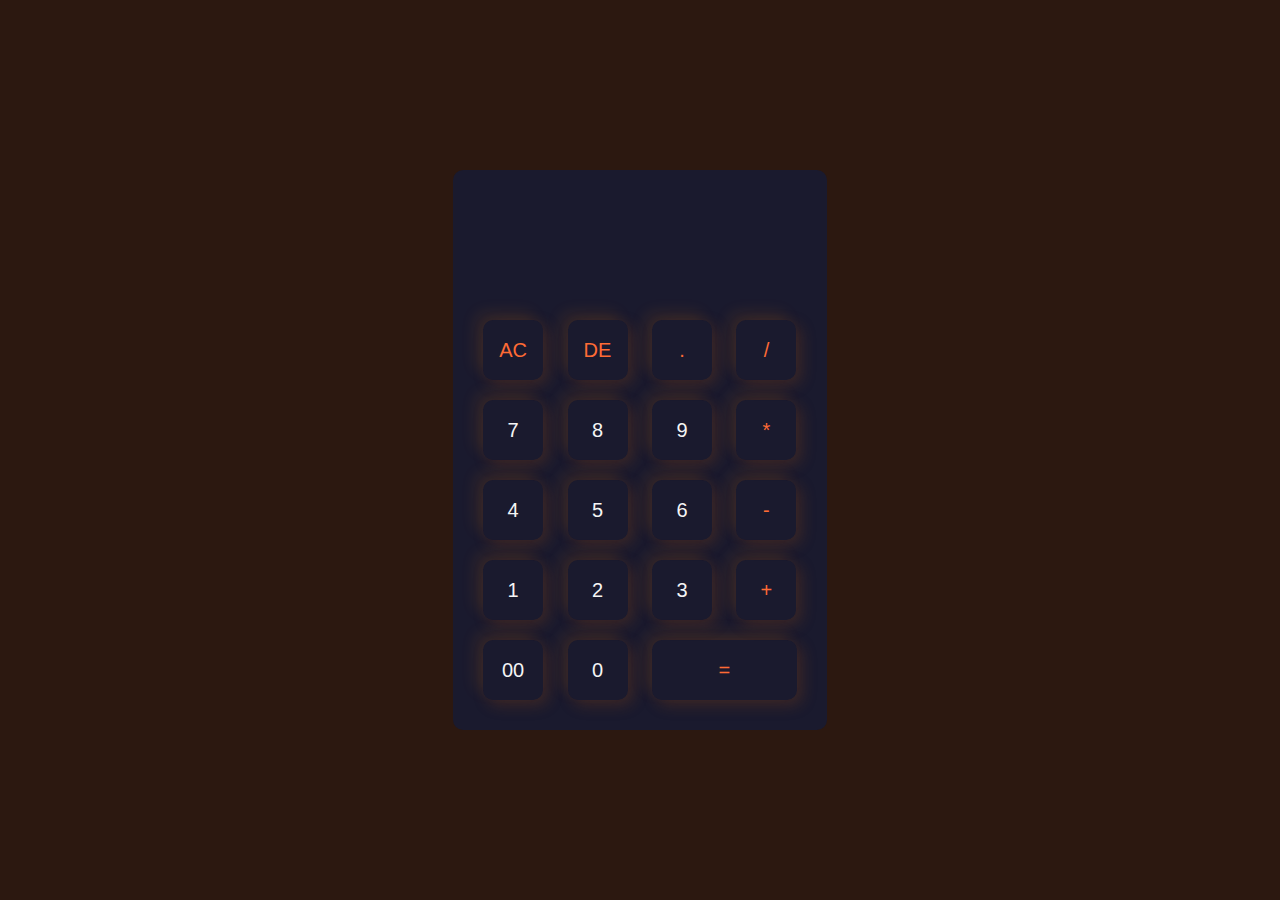
<file: Task 1(Calculator)/index.html>
<!DOCTYPE html>
<html lang="en">
<head>
    <meta charset="UTF-8">
    <meta name="viewport" content="width=device-width, initial-scale=1.0">
    <title>Calculator</title>
    <link rel="stylesheet" href="style.css">
</head>
<body>

    <div class="container">
        <div class="calculator">
            <form>
                <div class="display">
                    <input type="text" name="display">
                </div>
                <div >
                    <input type="button" value="AC" onclick="clearDisplay()" class="operator">
                    <input type="button" value="DE" onclick="deleteLast()" class="operator">
                    <input type="button" value="." onclick="addOperator('.')" class="operator">
                    <input type="button" value="/" onclick="addOperator('/')" class="operator">
                </div>
                <div>
                    <input type="button" value="7" onclick="addNumber('7')">
                    <input type="button" value="8" onclick="addNumber('8')">
                    <input type="button" value="9" onclick="addNumber('9')">
                    <input type="button" value="*" onclick="addOperator('*')" class="operator">
                </div>
                <div>
                    <input type="button" value="4" onclick="addNumber('4')">
                    <input type="button" value="5" onclick="addNumber('5')">
                    <input type="button" value="6" onclick="addNumber('6')">
                    <input type="button" value="-" onclick="addOperator('-')" class="operator">
                </div>
                <div>
                    <input type="button" value="1" onclick="addNumber('1')">
                    <input type="button" value="2" onclick="addNumber('2')">
                    <input type="button" value="3" onclick="addNumber('3')">
                    <input type="button" value="+" onclick="addOperator('+')" class="operator">
                </div>
                <div>
                    <input type="button" value="00" onclick="addNumber('00')">
                    <input type="button" value="0" onclick="addNumber('0')">
                    <input type="button" value="=" onclick="calculate()" class="equal operator" >

                </div>
            </form>
        </div>
    </div>
    
</body>
<script src="script.js"></script>
</html>
</file>
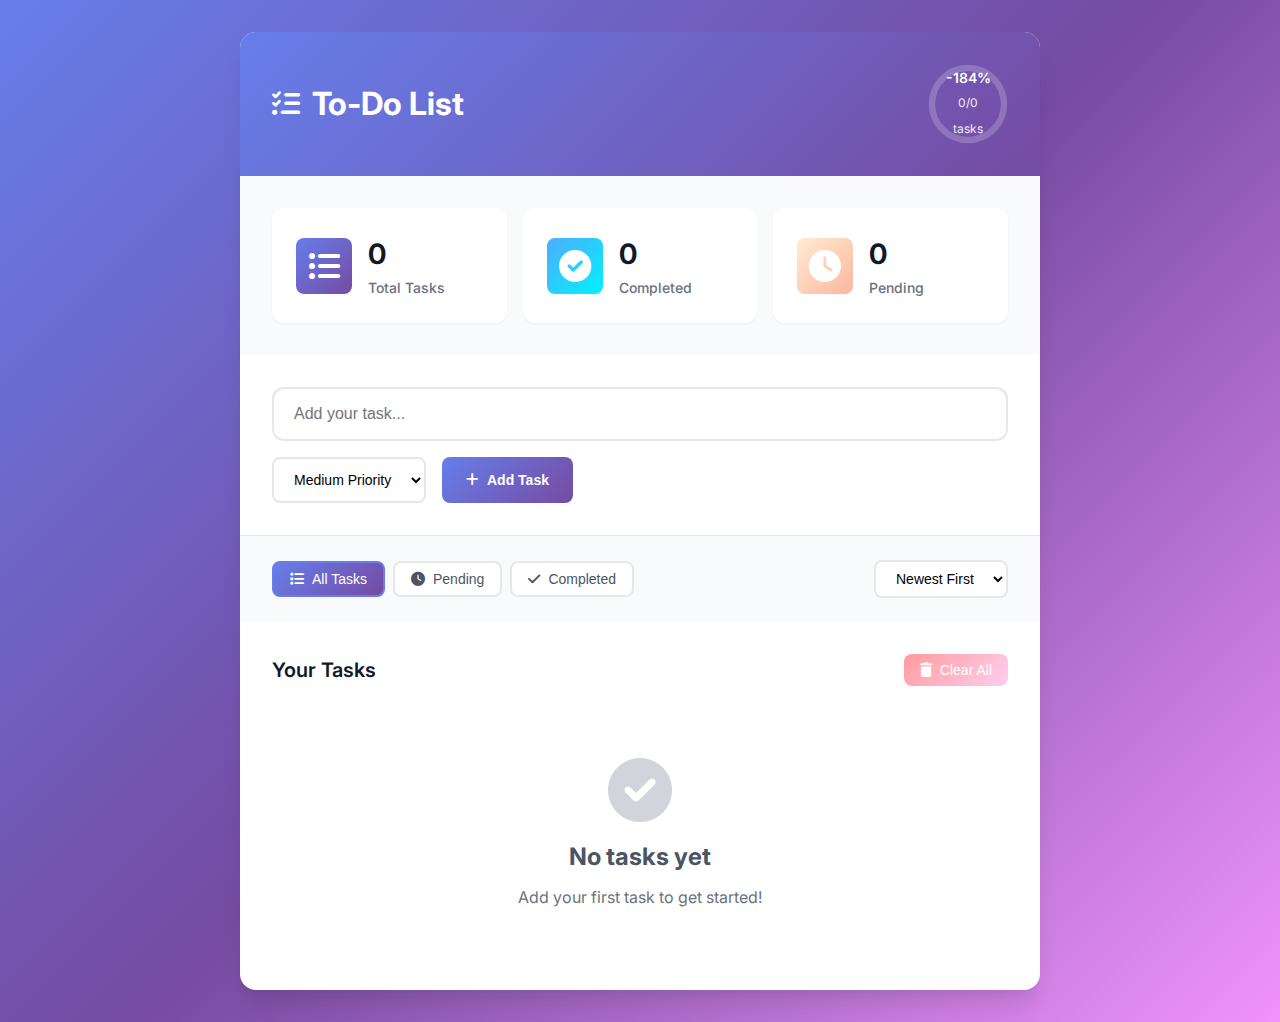
<file: Task 3(To-Do App)/index.html>
<!DOCTYPE html>
<html lang="en">
<head>
    <meta charset="UTF-8">
    <meta name="viewport" content="width=device-width, initial-scale=1.0">
    <title>Professional To-Do List</title>
    <link rel="stylesheet" href="style.css">
    <link href="https://cdnjs.cloudflare.com/ajax/libs/font-awesome/6.0.0/css/all.min.css" rel="stylesheet">
    <link href="https://fonts.googleapis.com/css2?family=Inter:wght@300;400;500;600;700&display=swap" rel="stylesheet">
</head>
<body>
    <div class="container">
        <!-- Header Section -->
        <header class="header">
            <div class="header-content">
                <h1 class="title">
                    <i class="fas fa-tasks"></i>
                    To-Do List
                </h1>
                <div class="progress-section">
                    <div class="progress-circle" id="progressCircle">
                        <svg viewBox="0 0 100 100">
                            <circle cx="50" cy="50" r="45" class="progress-background"></circle>
                            <circle cx="50" cy="50" r="45" class="progress-bar" id="progressBar"></circle>
                        </svg>
                        <div class="progress-text">
                            <span id="progressPercentage">0%</span>
                            <small id="progressDetails">0/0 tasks</small>
                        </div>
                    </div>
                </div>
            </div>
        </header>

        <!-- Stats Section -->
        <div class="stats-container">
            <div class="stat-card">
                <i class="fas fa-list-ul"></i>
                <div class="stat-info">
                    <span class="stat-number" id="totalTasks">0</span>
                    <span class="stat-label">Total Tasks</span>
                </div>
            </div>
            <div class="stat-card">
                <i class="fas fa-check-circle"></i>
                <div class="stat-info">
                    <span class="stat-number" id="completedTasks">0</span>
                    <span class="stat-label">Completed</span>
                </div>
            </div>
            <div class="stat-card">
                <i class="fas fa-clock"></i>
                <div class="stat-info">
                    <span class="stat-number" id="pendingTasks">0</span>
                    <span class="stat-label">Pending</span>
                </div>
            </div>
        </div>

        <!-- Add Task Section -->
        <div class="add-task-section">
            <div class="input-container">
                <input type="text" id="taskInput" placeholder="Add your task..." maxlength="100">
                <div class="input-actions">
                    <select id="taskPriority" class="priority-select">
                        <option value="low">Low Priority</option>
                        <option value="medium" selected>Medium Priority</option>
                        <option value="high">High Priority</option>
                    </select>
                    <button id="addTaskBtn" class="add-btn">
                        <i class="fas fa-plus"></i>
                        Add Task
                    </button>
                </div>
            </div>
        </div>

        <!-- Filter Section -->
        <div class="filter-section">
            <div class="filter-buttons">
                <button class="filter-btn active" data-filter="all">
                    <i class="fas fa-list"></i>
                    All Tasks
                </button>
                <button class="filter-btn" data-filter="pending">
                    <i class="fas fa-clock"></i>
                    Pending
                </button>
                <button class="filter-btn" data-filter="completed">
                    <i class="fas fa-check"></i>
                    Completed
                </button>
            </div>
            <div class="sort-section">
                <select id="sortTasks" class="sort-select">
                    <option value="newest">Newest First</option>
                    <option value="oldest">Oldest First</option>
                    <option value="priority">Priority</option>
                    <option value="alphabetical">A-Z</option>
                </select>
            </div>
        </div>

        <!-- Tasks Section -->
        <div class="tasks-container">
            <div class="tasks-header">
                <h3>Your Tasks</h3>
                <button id="clearAllBtn" class="clear-all-btn">
                    <i class="fas fa-trash"></i>
                    Clear All
                </button>
            </div>
            <div class="tasks-list" id="tasksList">
                <!-- Tasks will be dynamically inserted here -->
            </div>
            <div class="empty-state" id="emptyState">
                <i class="fas fa-check-circle"></i>
                <h3>No tasks yet</h3>
                <p>Add your first task to get started!</p>
            </div>
        </div>
    </div>

    <!-- Edit Modal -->
    <div class="modal-overlay" id="editModal">
        <div class="modal">
            <div class="modal-header">
                <h3>Edit Task</h3>
                <button class="close-btn" id="closeModal">
                    <i class="fas fa-times"></i>
                </button>
            </div>
            <div class="modal-body">
                <input type="text" id="editTaskInput" placeholder="Edit your task...">
                <select id="editTaskPriority" class="priority-select">
                    <option value="low">Low Priority</option>
                    <option value="medium">Medium Priority</option>
                    <option value="high">High Priority</option>
                </select>
            </div>
            <div class="modal-footer">
                <button id="cancelEdit" class="cancel-btn">Cancel</button>
                <button id="saveEdit" class="save-btn">Save Changes</button>
            </div>
        </div>
    </div>

    <!-- Notification Container -->
    <div class="notification-container" id="notificationContainer"></div>

    <script src="script.js"></script>
</body>
</html>
</file>
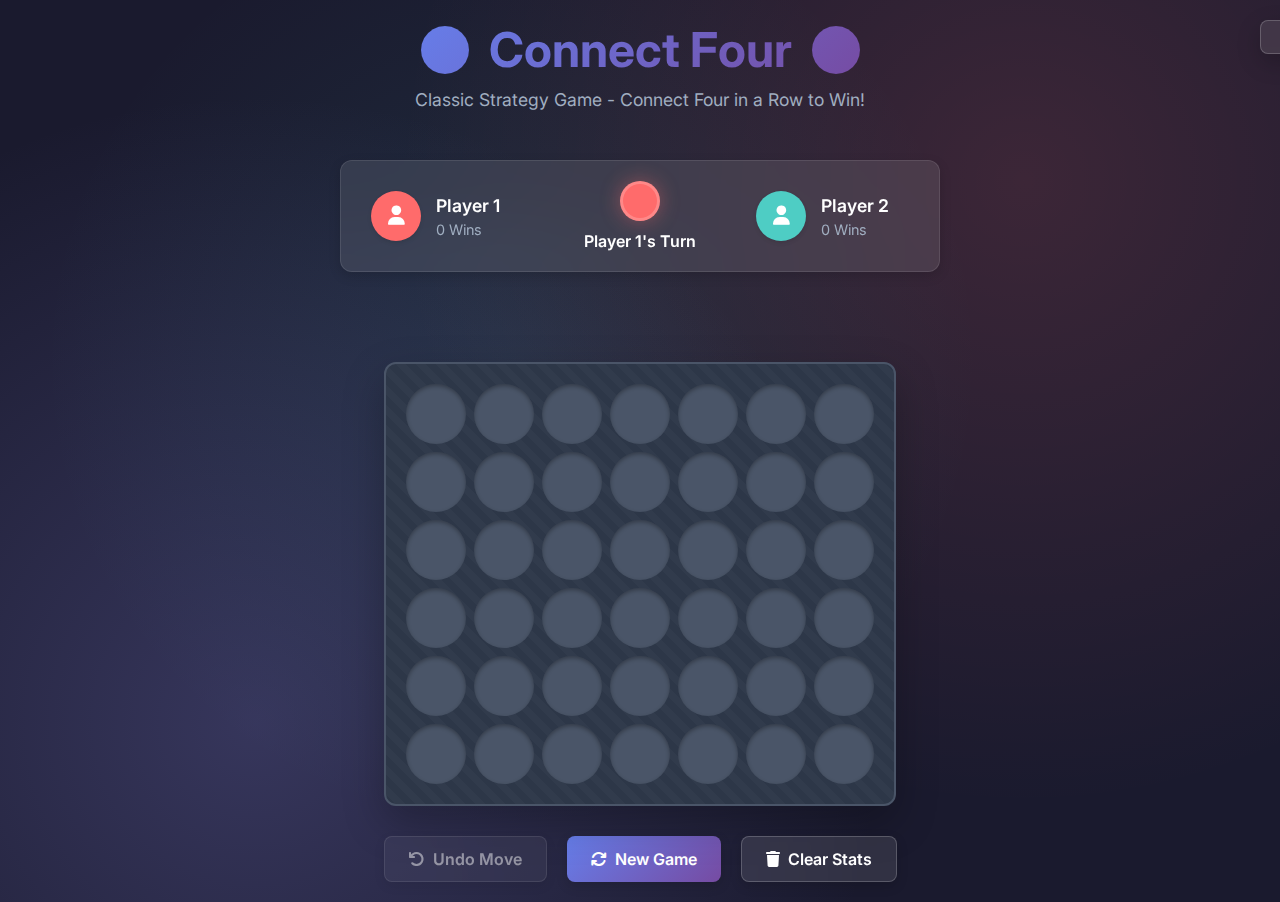
<file: Task 4(Connect 4 Game)/index.html>
<!DOCTYPE html>
<html lang="en">
<head>
    <meta charset="UTF-8">
    <meta name="viewport" content="width=device-width, initial-scale=1.0">
    <title>Connect Four Game - InternPe Task 4</title>
    <link rel="stylesheet" href="style.css">
    <link href="https://fonts.googleapis.com/css2?family=Inter:wght@300;400;500;600;700&display=swap" rel="stylesheet">
    <link rel="stylesheet" href="https://cdnjs.cloudflare.com/ajax/libs/font-awesome/6.4.0/css/all.min.css">
</head>
<body>
    <div class="container">
        <!-- Header Section -->
        <header class="game-header">
            <h1 class="game-title">
                <i class="fas fa-circle"></i>
                Connect Four
                <i class="fas fa-circle"></i>
            </h1>
            <p class="game-subtitle">Classic Strategy Game - Connect Four in a Row to Win!</p>
        </header>

        <!-- Game Stats -->
        <div class="game-stats">
            <div class="stat-card">
                <div class="stat-icon player1-color">
                    <i class="fas fa-user"></i>
                </div>
                <div class="stat-info">
                    <h3>Player 1</h3>
                    <p class="wins" id="player1-wins">0 Wins</p>
                </div>
            </div>
            
            <div class="current-turn">
                <div class="turn-indicator" id="turn-indicator">
                    <div class="turn-disc player1-turn" id="turn-disc"></div>
                    <span id="turn-text">Player 1's Turn</span>
                </div>
            </div>
            
            <div class="stat-card">
                <div class="stat-icon player2-color">
                    <i class="fas fa-user"></i>
                </div>
                <div class="stat-info">
                    <h3>Player 2</h3>
                    <p class="wins" id="player2-wins">0 Wins</p>
                </div>
            </div>
        </div>

        <!-- Game Board Container -->
        <div class="game-container">
            <!-- Column Hover Previews -->
            <div class="column-previews" id="column-previews">
                <div class="preview-disc" data-col="0"></div>
                <div class="preview-disc" data-col="1"></div>
                <div class="preview-disc" data-col="2"></div>
                <div class="preview-disc" data-col="3"></div>
                <div class="preview-disc" data-col="4"></div>
                <div class="preview-disc" data-col="5"></div>
                <div class="preview-disc" data-col="6"></div>
            </div>

            <!-- Game Board -->
            <div class="game-board" id="game-board">
                <!-- Board will be generated by JavaScript -->
            </div>

            <!-- Column Click Areas -->
            <div class="column-areas" id="column-areas">
                <div class="column-area" data-col="0"></div>
                <div class="column-area" data-col="1"></div>
                <div class="column-area" data-col="2"></div>
                <div class="column-area" data-col="3"></div>
                <div class="column-area" data-col="4"></div>
                <div class="column-area" data-col="5"></div>
                <div class="column-area" data-col="6"></div>
            </div>
        </div>

        <!-- Game Controls -->
        <div class="game-controls">
            <button class="control-btn secondary" id="undo-btn" disabled>
                <i class="fas fa-undo"></i>
                Undo Move
            </button>
            
            <button class="control-btn primary" id="reset-btn">
                <i class="fas fa-refresh"></i>
                New Game
            </button>
            
            <button class="control-btn secondary" id="clear-stats-btn">
                <i class="fas fa-trash"></i>
                Clear Stats
            </button>
        </div>

        <!-- Game Messages -->
        <div class="game-message" id="game-message">
            <div class="message-content">
                <i class="message-icon"></i>
                <span class="message-text"></span>
            </div>
        </div>

        <!-- Win Celebration Overlay -->
        <div class="celebration-overlay" id="celebration-overlay">
            <div class="celebration-content">
                <div class="confetti"></div>
                <div class="winner-announcement">
                    <div class="winner-disc" id="winner-disc"></div>
                    <h2 id="winner-text">Player 1 Wins!</h2>
                    <p>Congratulations on your victory!</p>
                    <button class="play-again-btn" id="play-again-btn">
                        <i class="fas fa-play"></i>
                        Play Again
                    </button>
                </div>
            </div>
        </div>
    </div>

    <!-- Falling Disc Animation Template -->
    <div class="falling-disc-template" id="falling-disc-template">
        <div class="falling-disc"></div>
    </div>

    <script src="script.js"></script>
</body>
</html>
</file>
<file: Task 1(Calculator)/style.css>
*{
    margin: 0;
    padding: 0;
    font-family: 'Poppins', sans-serif;
    box-sizing: border-box;
}



.container{
    width: 100%;
    height: 100vh;
    background: #2c1810;
    display: flex;
    align-items: center;
    justify-content: center;
}

.calculator{
    background: #1a1a2e;
    padding: 20px;
    border-radius: 10px;
}

.calculator form input{
    border:0;
    outline: 0;
    width: 60px;
    height: 60px;
    border-radius: 10px;
    box-shadow: -8px -8px 15px rgba(255,140,0,0.1),5px 5px 15px rgba(139,69,19,0.3);
    background: transparent;
    font-size: 20px;
    color: #f5f5f5;
    cursor: pointer;
    margin: 10px;

}

form .display{
    display: flex;
    justify-content: flex-end;
    margin: 20px 0;
}
form .display input{
    text-align: right;
    flex: 1;
    font-size: 45px;
    box-shadow: none;
}

form input.equal{
    width: 145px;
}

form input.operator{
    color: #ff6b35;
}
</file>
<file: Task 4(Connect 4 Game)/style.css>
/* ===== CSS Custom Properties ===== */
:root {
    /* Color Palette */
    --primary-gradient: linear-gradient(135deg, #667eea 0%, #764ba2 100%);
    --secondary-gradient: linear-gradient(135deg, #f093fb 0%, #f5576c 100%);
    --success-gradient: linear-gradient(135deg, #4facfe 0%, #00f2fe 100%);
    --warning-gradient: linear-gradient(135deg, #fa709a 0%, #fee140 100%);
    
    /* Player Colors */
    --player1-color: #ff6b6b;
    --player1-glow: rgba(255, 107, 107, 0.4);
    --player2-color: #4ecdc4;
    --player2-glow: rgba(78, 205, 196, 0.4);
    
    /* Background Colors */
    --bg-primary: #1a1a2e;
    --bg-secondary: #16213e;
    --bg-tertiary: #0f172a;
    --bg-card: rgba(255, 255, 255, 0.1);
    --bg-overlay: rgba(0, 0, 0, 0.8);
    
    /* Text Colors */
    --text-primary: #ffffff;
    --text-secondary: #a0aec0;
    --text-muted: #718096;
    
    /* Board Colors */
    --board-bg: #2d3748;
    --board-border: #4a5568;
    --cell-empty: #4a5568;
    --cell-shadow: rgba(0, 0, 0, 0.3);
    
    /* Sizing */
    --cell-size: 60px;
    --cell-gap: 8px;
    --border-radius: 12px;
    --border-radius-sm: 8px;
    
    /* Transitions */
    --transition-fast: 0.2s ease;
    --transition-normal: 0.3s ease;
    --transition-slow: 0.5s ease;
    
    /* Shadows */
    --shadow-sm: 0 2px 4px rgba(0, 0, 0, 0.1);
    --shadow-md: 0 4px 12px rgba(0, 0, 0, 0.15);
    --shadow-lg: 0 8px 25px rgba(0, 0, 0, 0.2);
    --shadow-xl: 0 16px 40px rgba(0, 0, 0, 0.25);
}

/* ===== Global Styles ===== */
* {
    margin: 0;
    padding: 0;
    box-sizing: border-box;
}

body {
    font-family: 'Inter', -apple-system, BlinkMacSystemFont, 'Segoe UI', Roboto, sans-serif;
    background: var(--bg-primary);
    color: var(--text-primary);
    min-height: 100vh;
    overflow-x: hidden;
    background-image: 
        radial-gradient(circle at 20% 80%, rgba(120, 119, 198, 0.3) 0%, transparent 50%),
        radial-gradient(circle at 80% 20%, rgba(255, 107, 107, 0.15) 0%, transparent 50%),
        radial-gradient(circle at 40% 40%, rgba(78, 205, 196, 0.1) 0%, transparent 50%);
}

.container {
    max-width: 1200px;
    margin: 0 auto;
    padding: 20px;
    min-height: 100vh;
    display: flex;
    flex-direction: column;
    align-items: center;
    gap: 30px;
}

/* ===== Header Styles ===== */
.game-header {
    text-align: center;
    margin-bottom: 20px;
}

.game-title {
    font-size: 3rem;
    font-weight: 700;
    background: var(--primary-gradient);
    -webkit-background-clip: text;
    -webkit-text-fill-color: transparent;
    background-clip: text;
    margin-bottom: 10px;
    display: flex;
    align-items: center;
    justify-content: center;
    gap: 20px;
}

.game-title i {
    color: var(--player1-color);
    animation: pulse 2s infinite;
}

.game-title i:last-child {
    color: var(--player2-color);
    animation-delay: 1s;
}

@keyframes pulse {
    0%, 100% { transform: scale(1); }
    50% { transform: scale(1.1); }
}

.game-subtitle {
    color: var(--text-secondary);
    font-size: 1.1rem;
    font-weight: 400;
}

/* ===== Game Stats Styles ===== */
.game-stats {
    display: flex;
    align-items: center;
    gap: 40px;
    background: var(--bg-card);
    backdrop-filter: blur(20px);
    border: 1px solid rgba(255, 255, 255, 0.1);
    border-radius: var(--border-radius);
    padding: 20px 30px;
    box-shadow: var(--shadow-md);
    width: 100%;
    max-width: 600px;
}

.stat-card {
    display: flex;
    align-items: center;
    gap: 15px;
    flex: 1;
}

.stat-icon {
    width: 50px;
    height: 50px;
    border-radius: 50%;
    display: flex;
    align-items: center;
    justify-content: center;
    font-size: 1.2rem;
    box-shadow: var(--shadow-sm);
}

.player1-color {
    background: var(--player1-color);
    color: white;
}

.player2-color {
    background: var(--player2-color);
    color: white;
}

.stat-info h3 {
    font-size: 1.1rem;
    font-weight: 600;
    margin-bottom: 5px;
}

.stat-info .wins {
    color: var(--text-secondary);
    font-size: 0.9rem;
}

.current-turn {
    flex: 1;
    text-align: center;
}

.turn-indicator {
    display: flex;
    flex-direction: column;
    align-items: center;
    gap: 10px;
}

.turn-disc {
    width: 40px;
    height: 40px;
    border-radius: 50%;
    transition: all var(--transition-normal);
    box-shadow: var(--shadow-md);
    border: 3px solid rgba(255, 255, 255, 0.2);
}

.player1-turn {
    background: var(--player1-color);
    box-shadow: 0 0 20px var(--player1-glow);
}

.player2-turn {
    background: var(--player2-color);
    box-shadow: 0 0 20px var(--player2-glow);
}

#turn-text {
    font-weight: 600;
    font-size: 1rem;
}

/* ===== Game Container Styles ===== */
.game-container {
    position: relative;
    display: flex;
    flex-direction: column;
    align-items: center;
    gap: 10px;
}

/* Column Previews */
.column-previews {
    display: grid;
    grid-template-columns: repeat(7, var(--cell-size));
    gap: var(--cell-gap);
    margin-bottom: 10px;
    height: 40px;
}

.preview-disc {
    width: var(--cell-size);
    height: var(--cell-size);
    border-radius: 50%;
    opacity: 0;
    transform: translateY(10px);
    transition: all var(--transition-fast);
    border: 2px solid rgba(255, 255, 255, 0.3);
    cursor: pointer;
}

.preview-disc.show {
    opacity: 0.8;
    transform: translateY(0);
}

.preview-disc.player1 {
    background: var(--player1-color);
    box-shadow: 0 0 15px var(--player1-glow);
}

.preview-disc.player2 {
    background: var(--player2-color);
    box-shadow: 0 0 15px var(--player2-glow);
}

/* Game Board */
.game-board {
    display: grid;
    grid-template-columns: repeat(7, var(--cell-size));
    grid-template-rows: repeat(6, var(--cell-size));
    gap: var(--cell-gap);
    background: var(--board-bg);
    padding: 20px;
    border-radius: var(--border-radius);
    box-shadow: var(--shadow-xl);
    border: 2px solid var(--board-border);
    position: relative;
    overflow: hidden;
}

.game-board::before {
    content: '';
    position: absolute;
    top: 0;
    left: 0;
    right: 0;
    bottom: 0;
    background: linear-gradient(45deg, 
        transparent 25%, 
        rgba(255, 255, 255, 0.02) 25%, 
        rgba(255, 255, 255, 0.02) 50%, 
        transparent 50%, 
        transparent 75%, 
        rgba(255, 255, 255, 0.02) 75%
    );
    background-size: 20px 20px;
    pointer-events: none;
}

.cell {
    width: var(--cell-size);
    height: var(--cell-size);
    border-radius: 50%;
    background: var(--cell-empty);
    box-shadow: inset 0 2px 4px var(--cell-shadow);
    transition: all var(--transition-normal);
    position: relative;
    cursor: pointer;
}

.cell.player1 {
    background: var(--player1-color);
    box-shadow: 
        inset 0 2px 4px rgba(0, 0, 0, 0.2),
        0 0 15px var(--player1-glow);
    transform: scale(1.05);
}

.cell.player2 {
    background: var(--player2-color);
    box-shadow: 
        inset 0 2px 4px rgba(0, 0, 0, 0.2),
        0 0 15px var(--player2-glow);
    transform: scale(1.05);
}

.cell.winning {
    animation: winPulse 1s infinite;
    z-index: 10;
}

@keyframes winPulse {
    0%, 100% { 
        transform: scale(1.05);
        box-shadow: 
            inset 0 2px 4px rgba(0, 0, 0, 0.2),
            0 0 15px currentColor;
    }
    50% { 
        transform: scale(1.15);
        box-shadow: 
            inset 0 2px 4px rgba(0, 0, 0, 0.2),
            0 0 25px currentColor;
    }
}

/* Column Click Areas */
.column-areas {
    position: absolute;
    top: 0;
    left: 0;
    right: 0;
    bottom: 0;
    display: grid;
    grid-template-columns: repeat(7, 1fr);
    z-index: 5;
}

.column-area {
    cursor: pointer;
    transition: background-color var(--transition-fast);
}

.column-area:hover {
    background-color: rgba(255, 255, 255, 0.05);
}

.column-area.disabled {
    cursor: not-allowed;
    opacity: 0.5;
}

/* ===== Falling Disc Animation ===== */
.falling-disc-template {
    display: none;
}

.falling-disc {
    position: absolute;
    width: var(--cell-size);
    height: var(--cell-size);
    border-radius: 50%;
    z-index: 20;
    pointer-events: none;
    box-shadow: 0 4px 8px rgba(0, 0, 0, 0.3);
}

.falling-disc.player1 {
    background: var(--player1-color);
}

.falling-disc.player2 {
    background: var(--player2-color);
}

/* ===== Game Controls ===== */
.game-controls {
    display: flex;
    gap: 20px;
    flex-wrap: wrap;
    justify-content: center;
}

.control-btn {
    padding: 12px 24px;
    border: none;
    border-radius: var(--border-radius-sm);
    font-family: inherit;
    font-size: 1rem;
    font-weight: 600;
    cursor: pointer;
    transition: all var(--transition-normal);
    display: flex;
    align-items: center;
    gap: 8px;
    box-shadow: var(--shadow-md);
    text-decoration: none;
    min-width: 140px;
    justify-content: center;
}

.control-btn.primary {
    background: var(--primary-gradient);
    color: white;
}

.control-btn.primary:hover:not(:disabled) {
    transform: translateY(-2px);
    box-shadow: var(--shadow-lg);
}

.control-btn.secondary {
    background: var(--bg-card);
    color: var(--text-primary);
    border: 1px solid rgba(255, 255, 255, 0.2);
    backdrop-filter: blur(10px);
}

.control-btn.secondary:hover:not(:disabled) {
    background: rgba(255, 255, 255, 0.15);
    transform: translateY(-2px);
}

.control-btn:disabled {
    opacity: 0.5;
    cursor: not-allowed;
    transform: none !important;
}

.control-btn:active:not(:disabled) {
    transform: translateY(0);
}

/* ===== Game Messages ===== */
.game-message {
    position: fixed;
    top: 20px;
    right: 20px;
    background: var(--bg-card);
    backdrop-filter: blur(20px);
    border: 1px solid rgba(255, 255, 255, 0.2);
    border-radius: var(--border-radius-sm);
    padding: 16px 20px;
    box-shadow: var(--shadow-lg);
    transform: translateX(100%);
    transition: transform var(--transition-normal);
    z-index: 1000;
    max-width: 300px;
}

.game-message.show {
    transform: translateX(0);
}

.message-content {
    display: flex;
    align-items: center;
    gap: 12px;
}

.message-icon {
    font-size: 1.2rem;
}

.message-text {
    font-weight: 500;
}

.game-message.success .message-icon {
    color: #4ade80;
}

.game-message.error .message-icon {
    color: #f87171;
}

.game-message.info .message-icon {
    color: #60a5fa;
}

/* ===== Celebration Overlay ===== */
.celebration-overlay {
    position: fixed;
    top: 0;
    left: 0;
    right: 0;
    bottom: 0;
    background: var(--bg-overlay);
    backdrop-filter: blur(10px);
    display: flex;
    align-items: center;
    justify-content: center;
    z-index: 2000;
    opacity: 0;
    visibility: hidden;
    transition: all var(--transition-slow);
}

.celebration-overlay.show {
    opacity: 1;
    visibility: visible;
}

.celebration-content {
    text-align: center;
    background: var(--bg-card);
    backdrop-filter: blur(20px);
    border: 1px solid rgba(255, 255, 255, 0.2);
    border-radius: var(--border-radius);
    padding: 40px;
    box-shadow: var(--shadow-xl);
    transform: scale(0.8);
    transition: transform var(--transition-slow);
    position: relative;
    overflow: hidden;
}

.celebration-overlay.show .celebration-content {
    transform: scale(1);
}

.winner-announcement {
    position: relative;
    z-index: 2;
}

.winner-disc {
    width: 80px;
    height: 80px;
    border-radius: 50%;
    margin: 0 auto 20px;
    box-shadow: 0 0 30px currentColor;
    animation: celebrationPulse 2s infinite;
}

@keyframes celebrationPulse {
    0%, 100% { transform: scale(1); }
    50% { transform: scale(1.1); }
}

.winner-announcement h2 {
    font-size: 2.5rem;
    font-weight: 700;
    margin-bottom: 10px;
    background: var(--primary-gradient);
    -webkit-background-clip: text;
    -webkit-text-fill-color: transparent;
    background-clip: text;
}

.winner-announcement p {
    color: var(--text-secondary);
    font-size: 1.1rem;
    margin-bottom: 30px;
}

.play-again-btn {
    background: var(--success-gradient);
    color: white;
    border: none;
    padding: 15px 30px;
    border-radius: var(--border-radius-sm);
    font-size: 1.1rem;
    font-weight: 600;
    cursor: pointer;
    transition: all var(--transition-normal);
    display: inline-flex;
    align-items: center;
    gap: 10px;
    box-shadow: var(--shadow-md);
}

.play-again-btn:hover {
    transform: translateY(-3px);
    box-shadow: var(--shadow-lg);
}

/* Confetti Animation */
.confetti {
    position: absolute;
    top: 0;
    left: 0;
    right: 0;
    bottom: 0;
    pointer-events: none;
    overflow: hidden;
}

.confetti::before,
.confetti::after {
    content: '';
    position: absolute;
    width: 10px;
    height: 10px;
    background: var(--player1-color);
    animation: confetti 3s infinite linear;
}

.confetti::after {
    background: var(--player2-color);
    animation-delay: 1.5s;
}

@keyframes confetti {
    0% {
        transform: translateY(-100vh) rotate(0deg);
        opacity: 1;
    }
    100% {
        transform: translateY(100vh) rotate(720deg);
        opacity: 0;
    }
}

/* ===== Responsive Design ===== */
@media (max-width: 768px) {
    :root {
        --cell-size: 50px;
        --cell-gap: 6px;
    }
    
    .container {
        padding: 15px;
        gap: 20px;
    }
    
    .game-title {
        font-size: 2.5rem;
        gap: 15px;
    }
    
    .game-subtitle {
        font-size: 1rem;
    }
    
    .game-stats {
        flex-direction: column;
        gap: 20px;
        padding: 20px;
    }
    
    .stat-card {
        justify-content: center;
    }
    
    .game-controls {
        flex-direction: column;
        align-items: center;
        gap: 15px;
    }
    
    .control-btn {
        width: 100%;
        max-width: 250px;
    }
    
    .celebration-content {
        margin: 20px;
        padding: 30px 20px;
    }
    
    .winner-announcement h2 {
        font-size: 2rem;
    }
    
    .game-message {
        position: fixed;
        top: 10px;
        left: 10px;
        right: 10px;
        max-width: none;
    }
}

@media (max-width: 480px) {
    :root {
        --cell-size: 45px;
        --cell-gap: 5px;
    }
    
    .game-title {
        font-size: 2rem;
        gap: 10px;
    }
    
    .game-stats {
        padding: 15px;
    }
    
    .stat-icon {
        width: 40px;
        height: 40px;
        font-size: 1rem;
    }
    
    .turn-disc {
        width: 35px;
        height: 35px;
    }
    
    .game-board {
        padding: 15px;
    }
    
    .winner-announcement h2 {
        font-size: 1.8rem;
    }
}

/* ===== Accessibility ===== */
@media (prefers-reduced-motion: reduce) {
    * {
        animation-duration: 0.01ms !important;
        animation-iteration-count: 1 !important;
        transition-duration: 0.01ms !important;
    }
}

/* Focus States */
.control-btn:focus-visible,
.column-area:focus-visible,
.play-again-btn:focus-visible {
    outline: 2px solid #60a5fa;
    outline-offset: 2px;
}

/* Print Styles */
@media print {
    .celebration-overlay,
    .game-message,
    .game-controls {
        display: none;
    }
}
</file>
<file: Task 3(To-Do App)/style.css>
/* CSS Reset and Variables */
* {
    margin: 0;
    padding: 0;
    box-sizing: border-box;
}

:root {
    /* Primary Colors */
    --primary-gradient: linear-gradient(135deg, #667eea 0%, #764ba2 100%);
    --secondary-gradient: linear-gradient(135deg, #f093fb 0%, #f5576c 100%);
    --success-gradient: linear-gradient(135deg, #4facfe 0%, #00f2fe 100%);
    --warning-gradient: linear-gradient(135deg, #ffecd2 0%, #fcb69f 100%);
    --danger-gradient: linear-gradient(135deg, #ff9a9e 0%, #fecfef 100%);

    /* Neutral Colors */
    --white: #ffffff;
    --gray-50: #f9fafb;
    --gray-100: #f3f4f6;
    --gray-200: #e5e7eb;
    --gray-300: #d1d5db;
    --gray-400: #9ca3af;
    --gray-500: #6b7280;
    --gray-600: #4b5563;
    --gray-700: #374151;
    --gray-800: #1f2937;
    --gray-900: #111827;

    /* Shadows */
    --shadow-sm: 0 1px 2px 0 rgba(0, 0, 0, 0.05);
    --shadow-md: 0 4px 6px -1px rgba(0, 0, 0, 0.1), 0 2px 4px -1px rgba(0, 0, 0, 0.06);
    --shadow-lg: 0 10px 15px -3px rgba(0, 0, 0, 0.1), 0 4px 6px -2px rgba(0, 0, 0, 0.05);
    --shadow-xl: 0 20px 25px -5px rgba(0, 0, 0, 0.1), 0 10px 10px -5px rgba(0, 0, 0, 0.04);

    /* Border Radius */
    --radius-sm: 6px;
    --radius-md: 8px;
    --radius-lg: 12px;
    --radius-xl: 16px;

    /* Transitions */
    --transition-fast: 0.15s ease-in-out;
    --transition-normal: 0.3s ease-in-out;
    --transition-slow: 0.5s ease-in-out;
}

/* Base Styles */
body {
    font-family: 'Inter', -apple-system, BlinkMacSystemFont, 'Segoe UI', Roboto, sans-serif;
    background: linear-gradient(135deg, #667eea 0%, #764ba2 50%, #f093fb 100%);
    min-height: 100vh;
    line-height: 1.6;
    color: var(--gray-800);
    padding: 2rem 1rem;
}

.container {
    max-width: 800px;
    margin: 0 auto;
    background: var(--white);
    border-radius: var(--radius-xl);
    box-shadow: var(--shadow-xl);
    overflow: hidden;
    animation: slideUp 0.6s ease-out;
}

@keyframes slideUp {
    from {
        opacity: 0;
        transform: translateY(30px);
    }
    to {
        opacity: 1;
        transform: translateY(0);
    }
}

/* Header Styles */
.header {
    background: var(--primary-gradient);
    color: var(--white);
    padding: 2rem;
}

.header-content {
    display: flex;
    justify-content: space-between;
    align-items: center;
    flex-wrap: wrap;
    gap: 1.5rem;
}

.title {
    font-size: 2rem;
    font-weight: 700;
    display: flex;
    align-items: center;
    gap: 0.75rem;
}

.title i {
    font-size: 1.75rem;
}

/* Progress Circle Styles */
.progress-section {
    display: flex;
    align-items: center;
}

.progress-circle {
    position: relative;
    width: 80px;
    height: 80px;
}

.progress-circle svg {
    width: 100%;
    height: 100%;
    transform: rotate(-90deg);
}

.progress-background {
    fill: none;
    stroke: rgba(255, 255, 255, 0.2);
    stroke-width: 8;
}

.progress-bar {
    fill: none;
    stroke: var(--white);
    stroke-width: 8;
    stroke-linecap: round;
    stroke-dasharray: 283;
    stroke-dashoffset: 283;
    transition: stroke-dashoffset var(--transition-normal);
}

.progress-text {
    position: absolute;
    top: 50%;
    left: 50%;
    transform: translate(-50%, -50%);
    text-align: center;
    color: var(--white);
}

.progress-text span {
    display: block;
    font-weight: 600;
    font-size: 0.875rem;
}

.progress-text small {
    font-size: 0.75rem;
    opacity: 0.9;
}

/* Stats Container */
.stats-container {
    display: grid;
    grid-template-columns: repeat(auto-fit, minmax(180px, 1fr));
    gap: 1rem;
    padding: 2rem;
    background: var(--gray-50);
}

.stat-card {
    background: var(--white);
    padding: 1.5rem;
    border-radius: var(--radius-lg);
    box-shadow: var(--shadow-sm);
    display: flex;
    align-items: center;
    gap: 1rem;
    transition: transform var(--transition-fast), box-shadow var(--transition-fast);
}

.stat-card:hover {
    transform: translateY(-2px);
    box-shadow: var(--shadow-md);
}

.stat-card i {
    font-size: 2rem;
    padding: 0.75rem;
    border-radius: var(--radius-md);
    color: var(--white);
}

.stat-card:nth-child(1) i {
    background: var(--primary-gradient);
}

.stat-card:nth-child(2) i {
    background: var(--success-gradient);
}

.stat-card:nth-child(3) i {
    background: var(--warning-gradient);
}

.stat-info {
    display: flex;
    flex-direction: column;
}

.stat-number {
    font-size: 1.75rem;
    font-weight: 700;
    color: var(--gray-900);
}

.stat-label {
    font-size: 0.875rem;
    color: var(--gray-500);
    font-weight: 500;
}

/* Add Task Section */
.add-task-section {
    padding: 2rem;
    background: var(--white);
}

.input-container {
    display: flex;
    flex-direction: column;
    gap: 1rem;
}

#taskInput {
    flex: 1;
    padding: 1rem 1.25rem;
    border: 2px solid var(--gray-200);
    border-radius: var(--radius-lg);
    font-size: 1rem;
    transition: border-color var(--transition-fast), box-shadow var(--transition-fast);
    outline: none;
}

#taskInput:focus {
    border-color: #667eea;
    box-shadow: 0 0 0 3px rgba(102, 126, 234, 0.1);
}

.input-actions {
    display: flex;
    gap: 1rem;
    flex-wrap: wrap;
}

.priority-select {
    padding: 0.75rem 1rem;
    border: 2px solid var(--gray-200);
    border-radius: var(--radius-md);
    background: var(--white);
    font-size: 0.875rem;
    outline: none;
    cursor: pointer;
    transition: border-color var(--transition-fast);
}

.priority-select:focus {
    border-color: #667eea;
}

.add-btn {
    background: var(--primary-gradient);
    color: var(--white);
    border: none;
    padding: 0.75rem 1.5rem;
    border-radius: var(--radius-md);
    font-size: 0.875rem;
    font-weight: 600;
    cursor: pointer;
    display: flex;
    align-items: center;
    gap: 0.5rem;
    transition: transform var(--transition-fast), box-shadow var(--transition-fast);
}

.add-btn:hover {
    transform: translateY(-1px);
    box-shadow: var(--shadow-lg);
}

.add-btn:active {
    transform: translateY(0);
}

/* Filter Section */
.filter-section {
    padding: 1.5rem 2rem;
    background: var(--gray-50);
    border-top: 1px solid var(--gray-200);
    display: flex;
    justify-content: space-between;
    align-items: center;
    flex-wrap: wrap;
    gap: 1rem;
}

.filter-buttons {
    display: flex;
    gap: 0.5rem;
    flex-wrap: wrap;
}

.filter-btn {
    padding: 0.5rem 1rem;
    border: 2px solid var(--gray-200);
    background: var(--white);
    color: var(--gray-600);
    border-radius: var(--radius-md);
    font-size: 0.875rem;
    cursor: pointer;
    display: flex;
    align-items: center;
    gap: 0.5rem;
    transition: all var(--transition-fast);
}

.filter-btn:hover {
    border-color: #667eea;
    color: #667eea;
}

.filter-btn.active {
    background: var(--primary-gradient);
    border-color: #667eea;
    color: var(--white);
}

.sort-select {
    padding: 0.5rem 1rem;
    border: 2px solid var(--gray-200);
    border-radius: var(--radius-md);
    background: var(--white);
    font-size: 0.875rem;
    outline: none;
    cursor: pointer;
}

/* Tasks Container */
.tasks-container {
    padding: 2rem;
    max-height: 500px;
    overflow-y: auto;
}

.tasks-header {
    display: flex;
    justify-content: space-between;
    align-items: center;
    margin-bottom: 1.5rem;
}

.tasks-header h3 {
    font-size: 1.25rem;
    font-weight: 600;
    color: var(--gray-900);
}

.clear-all-btn {
    background: var(--danger-gradient);
    color: var(--white);
    border: none;
    padding: 0.5rem 1rem;
    border-radius: var(--radius-md);
    font-size: 0.875rem;
    cursor: pointer;
    display: flex;
    align-items: center;
    gap: 0.5rem;
    transition: transform var(--transition-fast);
}

.clear-all-btn:hover {
    transform: translateY(-1px);
}

/* Task Item Styles */
.task-item {
    background: var(--white);
    border: 2px solid var(--gray-100);
    border-radius: var(--radius-lg);
    padding: 1.25rem;
    margin-bottom: 1rem;
    display: flex;
    align-items: center;
    gap: 1rem;
    transition: all var(--transition-fast);
    animation: slideIn 0.3s ease-out;
}

@keyframes slideIn {
    from {
        opacity: 0;
        transform: translateX(-20px);
    }
    to {
        opacity: 1;
        transform: translateX(0);
    }
}

.task-item:hover {
    box-shadow: var(--shadow-md);
    border-color: var(--gray-200);
}

.task-item.completed {
    opacity: 0.7;
    background: var(--gray-50);
}

.task-checkbox {
    width: 20px;
    height: 20px;
    border: 2px solid var(--gray-300);
    border-radius: 50%;
    cursor: pointer;
    display: flex;
    align-items: center;
    justify-content: center;
    transition: all var(--transition-fast);
    flex-shrink: 0;
}

.task-checkbox.checked {
    background: var(--success-gradient);
    border-color: #4facfe;
}

.task-checkbox i {
    color: var(--white);
    font-size: 0.75rem;
    opacity: 0;
    transition: opacity var(--transition-fast);
}

.task-checkbox.checked i {
    opacity: 1;
}

.task-content {
    flex: 1;
    display: flex;
    flex-direction: column;
    gap: 0.25rem;
}

.task-text {
    font-size: 1rem;
    color: var(--gray-800);
    font-weight: 500;
    transition: all var(--transition-fast);
}

.task-item.completed .task-text {
    text-decoration: line-through;
    color: var(--gray-500);
}

.task-meta {
    display: flex;
    align-items: center;
    gap: 0.75rem;
    font-size: 0.75rem;
}

.task-priority {
    padding: 0.25rem 0.5rem;
    border-radius: var(--radius-sm);
    font-weight: 600;
    text-transform: uppercase;
    letter-spacing: 0.5px;
}

.task-priority.high {
    background: rgba(255, 154, 158, 0.2);
    color: #e53e3e;
}

.task-priority.medium {
    background: rgba(255, 236, 210, 0.6);
    color: #dd6b20;
}

.task-priority.low {
    background: rgba(79, 172, 254, 0.2);
    color: #3182ce;
}

.task-date {
    color: var(--gray-500);
}

.task-actions {
    display: flex;
    gap: 0.5rem;
    opacity: 0;
    transition: opacity var(--transition-fast);
}

.task-item:hover .task-actions {
    opacity: 1;
}

.task-btn {
    width: 32px;
    height: 32px;
    border: none;
    border-radius: var(--radius-md);
    cursor: pointer;
    display: flex;
    align-items: center;
    justify-content: center;
    font-size: 0.875rem;
    transition: all var(--transition-fast);
}

.edit-btn {
    background: rgba(102, 126, 234, 0.1);
    color: #667eea;
}

.edit-btn:hover {
    background: rgba(102, 126, 234, 0.2);
}

.delete-btn {
    background: rgba(255, 154, 158, 0.1);
    color: #e53e3e;
}

.delete-btn:hover {
    background: rgba(255, 154, 158, 0.2);
}

/* Empty State */
.empty-state {
    text-align: center;
    padding: 3rem 1rem;
    color: var(--gray-500);
    display: none;
}

.empty-state i {
    font-size: 4rem;
    margin-bottom: 1rem;
    color: var(--gray-300);
}

.empty-state h3 {
    font-size: 1.5rem;
    margin-bottom: 0.5rem;
    color: var(--gray-600);
}

/* Modal Styles */
.modal-overlay {
    position: fixed;
    top: 0;
    left: 0;
    width: 100%;
    height: 100%;
    background: rgba(0, 0, 0, 0.5);
    display: flex;
    align-items: center;
    justify-content: center;
    z-index: 1000;
    opacity: 0;
    visibility: hidden;
    transition: all var(--transition-normal);
    padding: 1rem;
}

.modal-overlay.active {
    opacity: 1;
    visibility: visible;
}

.modal {
    background: var(--white);
    border-radius: var(--radius-xl);
    width: 100%;
    max-width: 500px;
    box-shadow: var(--shadow-xl);
    transform: scale(0.9);
    transition: transform var(--transition-normal);
}

.modal-overlay.active .modal {
    transform: scale(1);
}

.modal-header {
    padding: 1.5rem;
    border-bottom: 1px solid var(--gray-200);
    display: flex;
    justify-content: space-between;
    align-items: center;
}

.modal-header h3 {
    font-size: 1.25rem;
    font-weight: 600;
    color: var(--gray-900);
}

.close-btn {
    width: 32px;
    height: 32px;
    border: none;
    background: var(--gray-100);
    border-radius: var(--radius-md);
    cursor: pointer;
    display: flex;
    align-items: center;
    justify-content: center;
    transition: background var(--transition-fast);
}

.close-btn:hover {
    background: var(--gray-200);
}

.modal-body {
    padding: 1.5rem;
    display: flex;
    flex-direction: column;
    gap: 1rem;
}

#editTaskInput {
    padding: 1rem;
    border: 2px solid var(--gray-200);
    border-radius: var(--radius-md);
    font-size: 1rem;
    outline: none;
    transition: border-color var(--transition-fast);
}

#editTaskInput:focus {
    border-color: #667eea;
}

.modal-footer {
    padding: 1.5rem;
    border-top: 1px solid var(--gray-200);
    display: flex;
    gap: 1rem;
    justify-content: flex-end;
}

.cancel-btn {
    padding: 0.75rem 1.5rem;
    border: 2px solid var(--gray-200);
    background: var(--white);
    color: var(--gray-600);
    border-radius: var(--radius-md);
    cursor: pointer;
    font-weight: 500;
    transition: all var(--transition-fast);
}

.cancel-btn:hover {
    border-color: var(--gray-300);
    background: var(--gray-50);
}

.save-btn {
    padding: 0.75rem 1.5rem;
    border: none;
    background: var(--primary-gradient);
    color: var(--white);
    border-radius: var(--radius-md);
    cursor: pointer;
    font-weight: 600;
    transition: transform var(--transition-fast);
}

.save-btn:hover {
    transform: translateY(-1px);
}

/* Notifications */
.notification-container {
    position: fixed;
    top: 2rem;
    right: 2rem;
    z-index: 1100;
    display: flex;
    flex-direction: column;
    gap: 0.5rem;
}

.notification {
    background: var(--white);
    border-left: 4px solid;
    border-radius: var(--radius-md);
    padding: 1rem 1.5rem;
    box-shadow: var(--shadow-lg);
    display: flex;
    align-items: center;
    gap: 0.75rem;
    min-width: 300px;
    transform: translateX(100%);
    transition: transform var(--transition-normal);
    animation: slideInRight 0.3s ease-out forwards;
}

@keyframes slideInRight {
    to {
        transform: translateX(0);
    }
}

.notification.success {
    border-left-color: #10b981;
}

.notification.error {
    border-left-color: #ef4444;
}

.notification.info {
    border-left-color: #3b82f6;
}

.notification i {
    font-size: 1.25rem;
}

.notification.success i {
    color: #10b981;
}

.notification.error i {
    color: #ef4444;
}

.notification.info i {
    color: #3b82f6;
}

/* Responsive Design */
@media (max-width: 768px) {
    body {
        padding: 1rem 0.5rem;
    }

    .container {
        border-radius: var(--radius-lg);
    }

    .header {
        padding: 1.5rem;
    }

    .header-content {
        flex-direction: column;
        text-align: center;
    }

    .title {
        font-size: 1.75rem;
    }

    .stats-container {
        grid-template-columns: 1fr;
        padding: 1.5rem;
    }

    .add-task-section,
    .tasks-container {
        padding: 1.5rem;
    }

    .filter-section {
        padding: 1rem 1.5rem;
        flex-direction: column;
        align-items: stretch;
    }

    .filter-buttons {
        justify-content: center;
    }

    .input-actions {
        flex-direction: column;
    }

    .task-actions {
        opacity: 1;
    }

    .notification-container {
        top: 1rem;
        right: 1rem;
        left: 1rem;
    }

    .notification {
        min-width: auto;
    }
}

@media (max-width: 480px) {
    .progress-circle {
        width: 60px;
        height: 60px;
    }

    .stat-card {
        padding: 1rem;
    }

    .stat-card i {
        font-size: 1.5rem;
        padding: 0.5rem;
    }

    .stat-number {
        font-size: 1.5rem;
    }

    .task-item {
        padding: 1rem;
        flex-direction: column;
        align-items: flex-start;
        gap: 0.75rem;
    }

    .task-content {
        width: 100%;
    }

    .task-actions {
        align-self: flex-end;
    }
}

/* Custom Scrollbar */
.tasks-container::-webkit-scrollbar {
    width: 6px;
}

.tasks-container::-webkit-scrollbar-track {
    background: var(--gray-100);
    border-radius: 3px;
}

.tasks-container::-webkit-scrollbar-thumb {
    background: var(--gray-300);
    border-radius: 3px;
}

.tasks-container::-webkit-scrollbar-thumb:hover {
    background: var(--gray-400);
}

/* Loading Animation */
@keyframes pulse {
    0%, 100% {
        opacity: 1;
    }
    50% {
        opacity: 0.5;
    }
}

.loading {
    animation: pulse 1.5s ease-in-out infinite;
}
</file>
